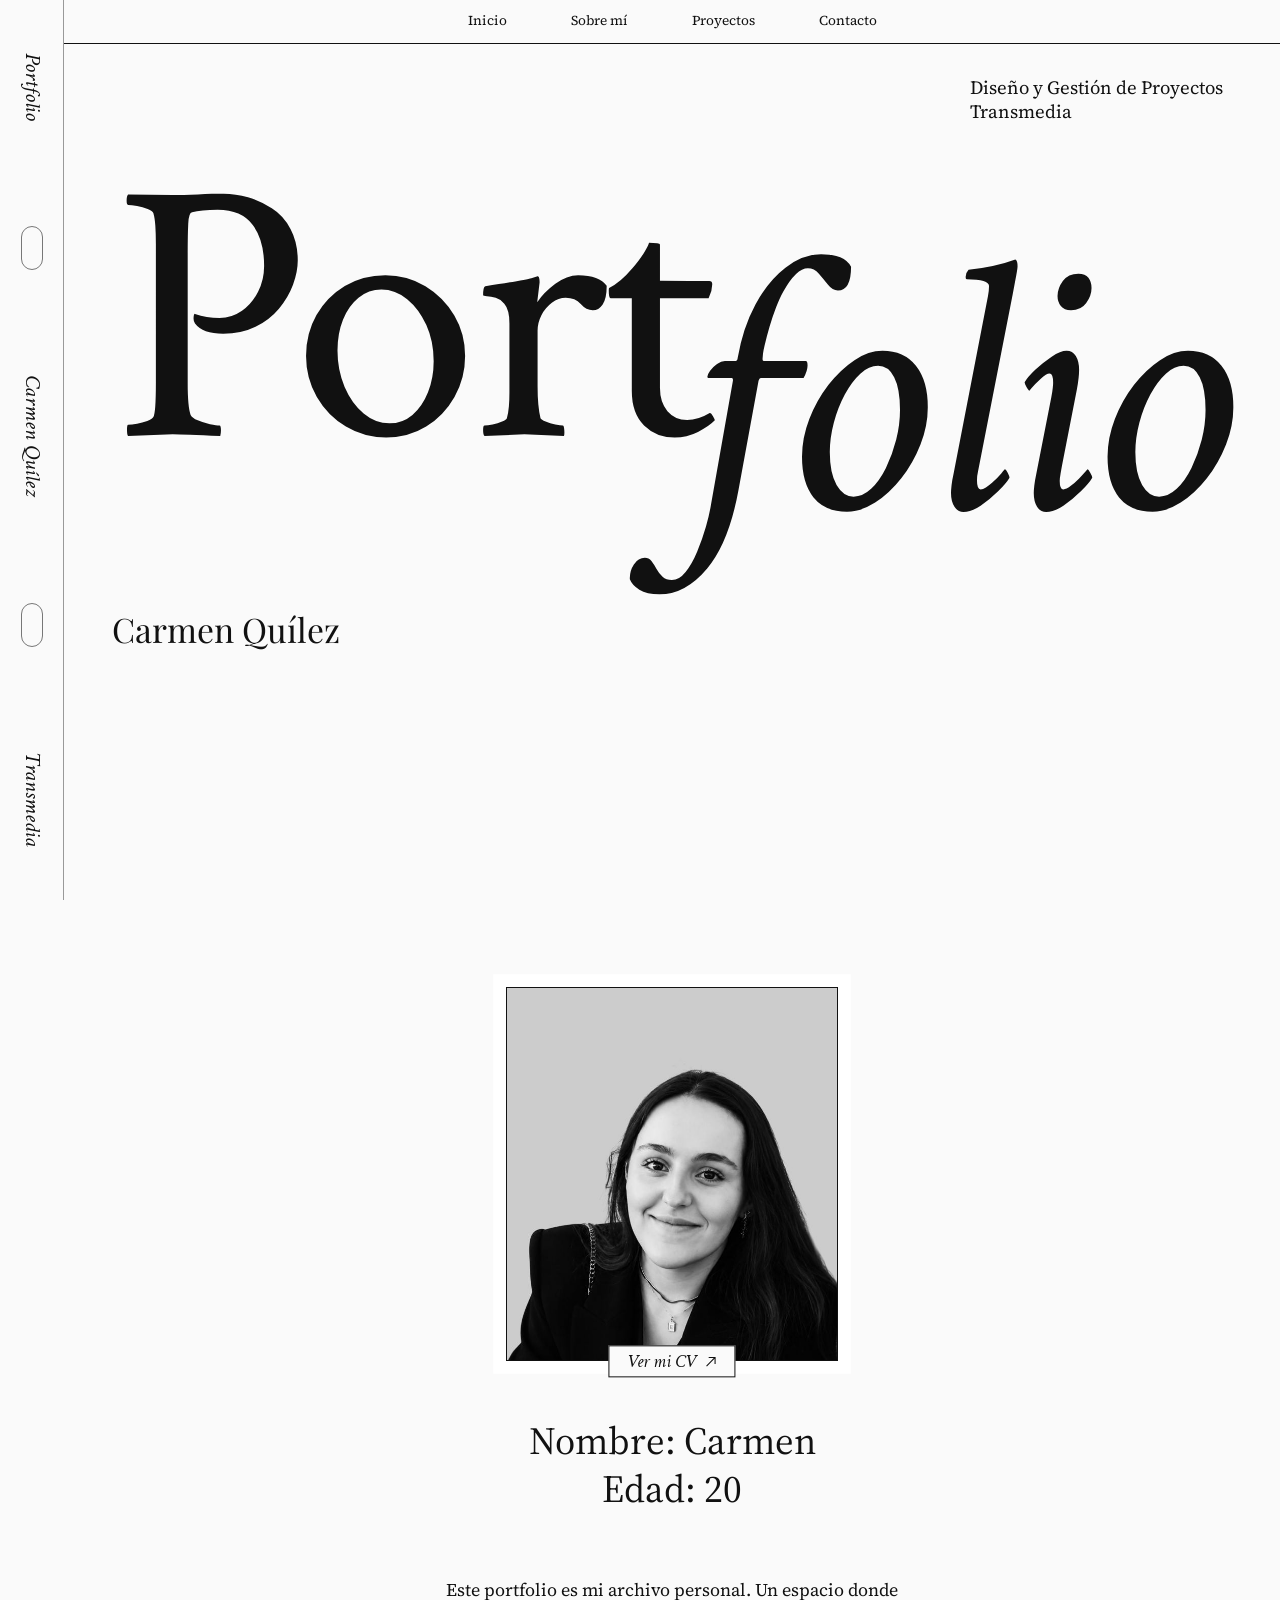
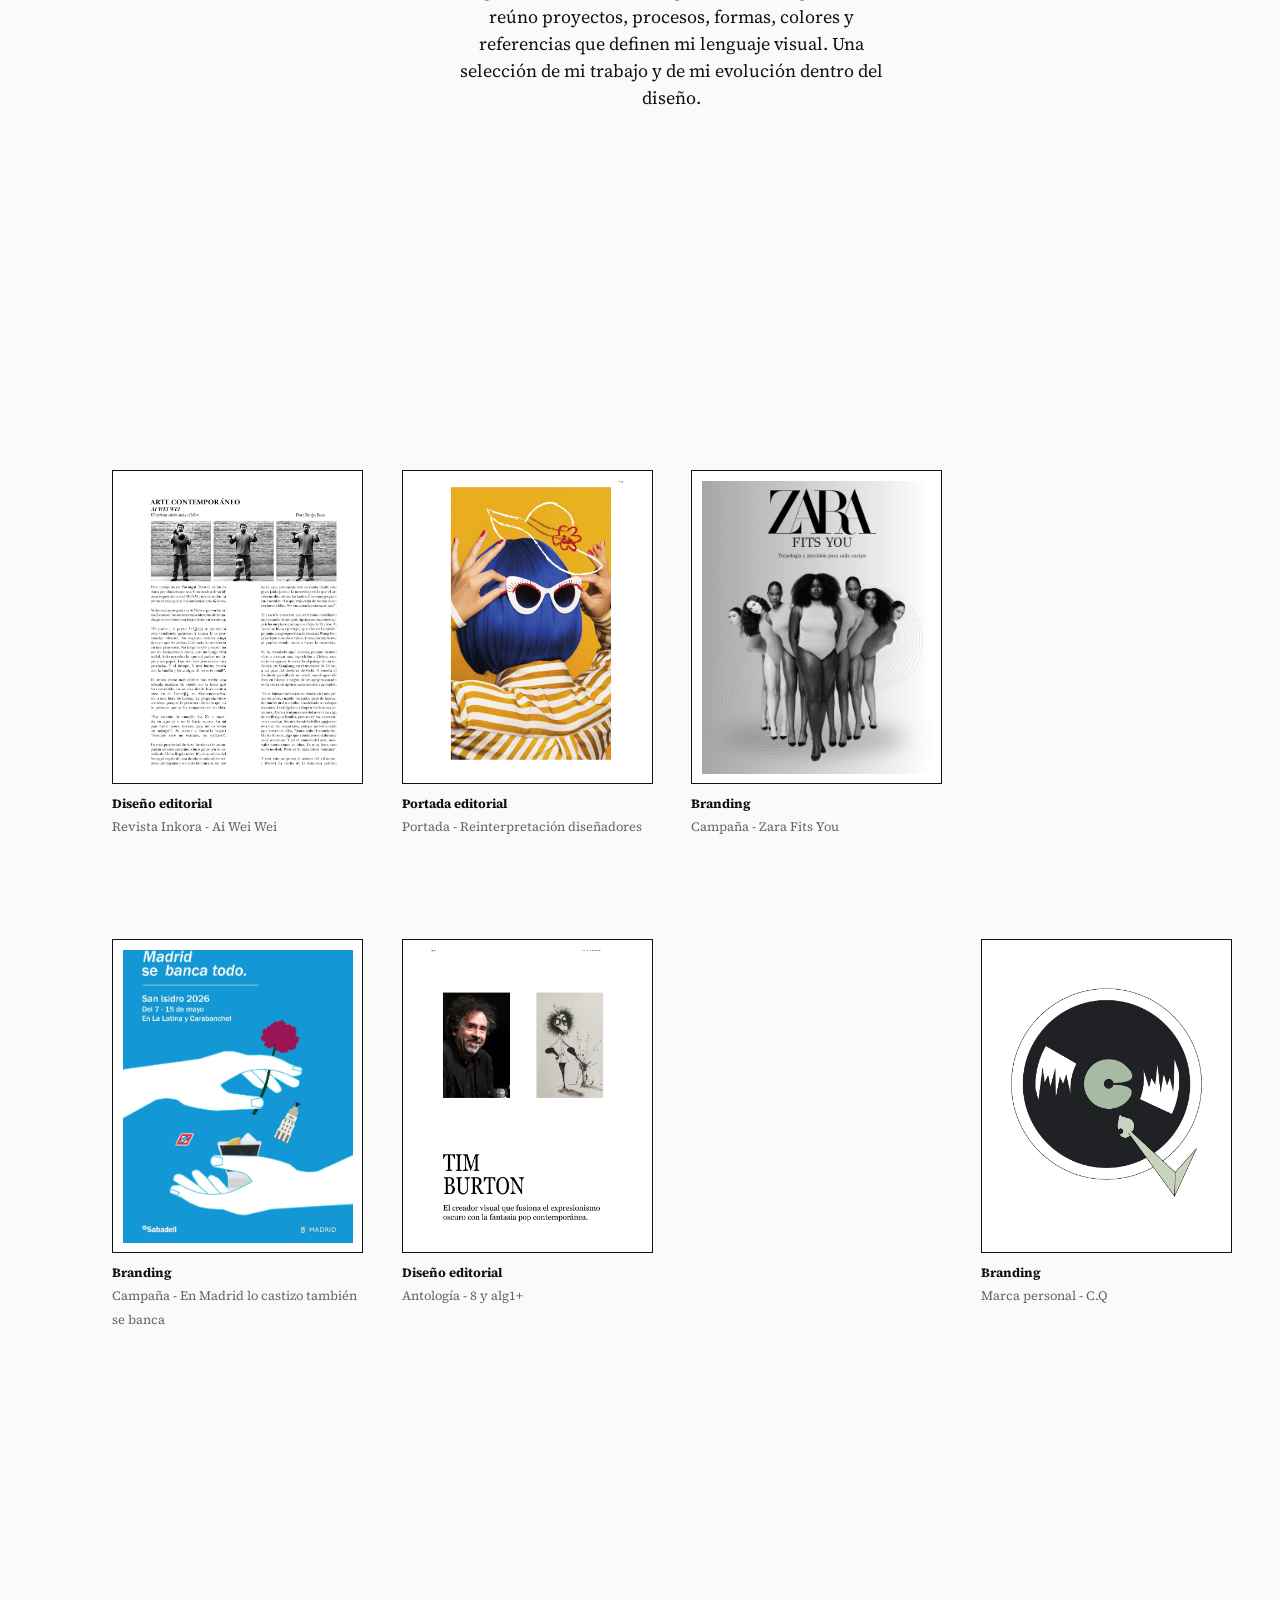
<file: index.html>
<!DOCTYPE html>
<html lang="es">
<head>
  <meta charset="UTF-8">
  <meta name="viewport" content="width=device-width, initial-scale=1">
  <title>Portfolio · Carmen Quílez</title>
  <link rel="preconnect" href="https://fonts.googleapis.com">
  <link rel="preconnect" href="https://fonts.gstatic.com" crossorigin>
  <link href="https://fonts.googleapis.com/css2?family=Playfair+Display:ital@0;1&family=Crimson+Text:ital@0;1&family=Source+Serif+4&display=swap" rel="stylesheet">
  <link rel="stylesheet" href="./css/style.css">
  <noscript><style>.titulo.escribe .l{visibility:visible}.titulo.escribe .f{clip-path:none}</style></noscript>
</head>
<body>
  <aside class="strip" aria-hidden="true">
    <span>Portfolio</span><i></i><span>Carmen Quílez</span><i></i><span>Transmedia</span>
  </aside>

  <header id="inicio">
    <nav class="nav" aria-label="Principal">
      <a href="#inicio">Inicio</a>
      <a href="#sobre-mi">Sobre mí</a>
      <a href="#proyectos">Proyectos</a>
      <a href="#contacto">Contacto</a>
    </nav>
    <div class="hero">
      <p class="rol">Diseño y Gestión de Proyectos Transmedia</p>
      <h1 class="titulo escribe" aria-label="Portfolio"><span class="port" aria-hidden="true"><span class="l">P</span><span class="l">o</span><span class="l">r</span><span class="l">t</span></span><span class="folio" aria-hidden="true"><span class="f">f</span><span class="f">o</span><span class="f">l</span><span class="f">i</span><span class="f">o</span></span></h1>
      <p class="firma">Carmen Quílez</p>
    </div>
  </header>

  <main>
    <section class="about" id="sobre-mi">
      <a class="foto-cv" href="./CV_CarmenQuilez.pdf" target="_blank" rel="noopener" aria-label="Ver mi currículum en PDF (se abre en una pestaña nueva)">
        <img src="./img/carmen.jpg" alt="Retrato de Carmen Quílez">
        <span class="etiqueta">Ver mi CV <svg viewBox="0 0 12 12" aria-hidden="true"><path d="M2 10 10 2M4 2h6v6"/></svg></span>
      </a>
      <h2>Nombre: Carmen<br>Edad: 20</h2>
      <p>Este portfolio es mi archivo personal. Un espacio donde reúno proyectos, procesos, formas, colores y referencias que definen mi lenguaje visual. Una selección de mi trabajo y de mi evolución dentro del diseño.</p>
    </section>

    <section id="proyectos" aria-label="Proyectos">
      <div class="grid">
        <a class="card" href="./proyecto.html?p=1"><div class="marco"><img src="./img/revista-1.jpg" alt="Revista Inkora: portada del reportaje sobre Ai Wei Wei"></div><b>Diseño editorial</b><small>Revista Inkora - Ai Wei Wei</small></a>
        <a class="card" href="./proyecto.html?p=2"><div class="marco"><img src="./img/portada-4.jpg" alt="Portada de Jessica Walsh para la antología: ilustración line art sobre la fotografía"></div><b>Portada editorial</b><small>Portada - Reinterpretación diseñadores</small></a>
        <a class="card" href="./proyecto.html?p=3"><div class="marco"><img src="./img/zara-1.jpg" alt="Cartel de la campaña Zara Fits You"></div><b>Branding</b><small>Campaña - Zara Fits You</small></a>
        <a class="card" href="./proyecto.html?p=4"><div class="marco"><img src="./img/sabadell-1.jpg" alt="Cartel de la campaña de Sabadell en San Isidro: Madrid se banca todo"></div><b>Branding</b><small>Campaña - En Madrid lo castizo también se banca</small></a>
        <a class="card" href="./proyecto.html?p=5"><div class="marco"><img src="./img/antologia-1.jpg" alt="Antología 8 y alg1+: página de Tim Burton"></div><b>Diseño editorial</b><small>Antología - 8 y alg1+</small></a>
        <a class="card" href="./proyecto.html?p=6"><div class="marco"><img src="./img/marca-portada.png" alt="Logo de la marca personal de Carmen Quílez: un vinilo con la aguja formando la Q"></div><b>Branding</b><small>Marca personal - C.Q</small></a>
      </div>
    </section>

    <section class="contacto" id="contacto">
      <div class="datos">
        <a class="mail" href="mailto:cquilezaran@gmail.com?subject=Contacto%20desde%20tu%20portfolio">cquilezaran@gmail.com</a>
        <span class="linea" aria-hidden="true"></span>
        <a class="tel" href="tel:+34682237073">(+34) 682 237 073</a>
      </div>
      <div class="fila">
        <p>Madrid, España<br>2026</p>
        <p>Horario laboral<br>Lunes-Viernes 8AM - 3PM</p>
        <p>¡Hola! trabaja conmigo</p>
      </div>
    </section>
  </main>

  <footer>
    <nav aria-label="Contacto y currículum">
      <a href="mailto:cquilezaran@gmail.com">cquilezaran@gmail.com</a>
      <a href="tel:+34682237073">682 237 073</a>
      <a href="./CV_CarmenQuilez.pdf" target="_blank" rel="noopener">CV</a>
    </nav>
    <ul>
      <li><a href="#inicio">Inicio</a></li>
      <li><a href="#sobre-mi">Sobre mí</a></li>
      <li><a href="#proyectos">Proyectos</a></li>
      <li><a href="#contacto">Contacto</a></li>
    </ul>
  </footer>
  <script src="./js/script.js" defer></script>
</body>
</html>
</file>
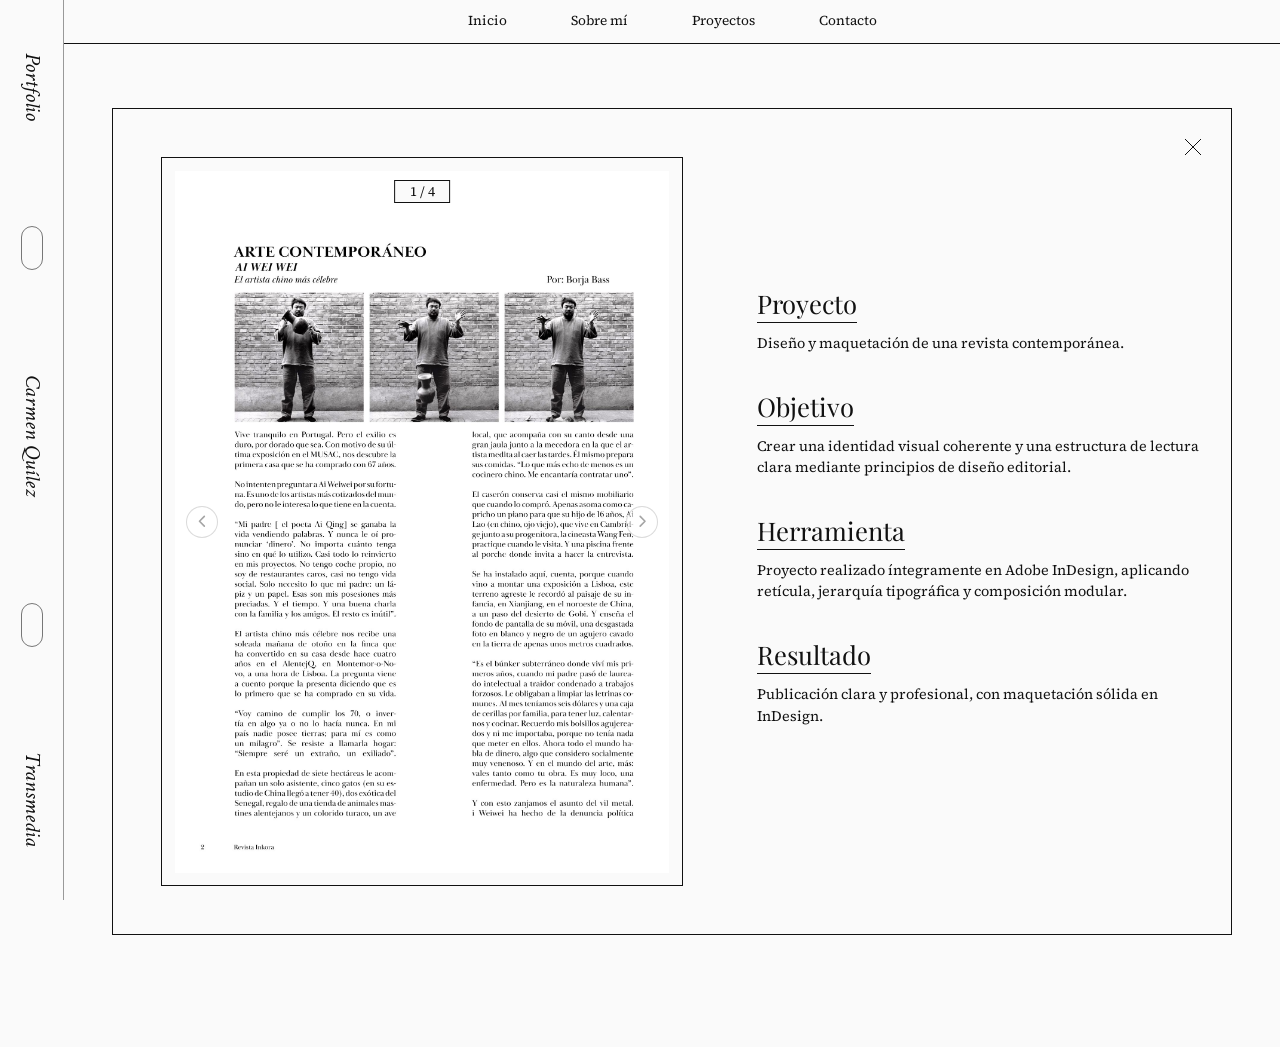
<file: proyecto.html>
<!DOCTYPE html>
<html lang="es">
<head>
  <meta charset="UTF-8">
  <meta name="viewport" content="width=device-width, initial-scale=1">
  <title>Proyecto · Carmen Quílez</title>
  <link rel="preconnect" href="https://fonts.googleapis.com">
  <link rel="preconnect" href="https://fonts.gstatic.com" crossorigin>
  <link href="https://fonts.googleapis.com/css2?family=Playfair+Display:ital@0;1&family=Crimson+Text:ital@0;1&family=Source+Serif+4&display=swap" rel="stylesheet">
  <link rel="stylesheet" href="./css/style.css">
</head>
<body>
  <aside class="strip" aria-hidden="true">
    <span>Portfolio</span><i></i><span>Carmen Quílez</span><i></i><span>Transmedia</span>
  </aside>

  <nav class="nav" aria-label="Principal">
    <a href="./index.html#inicio">Inicio</a>
    <a href="./index.html#sobre-mi">Sobre mí</a>
    <a href="./index.html#proyectos">Proyectos</a>
    <a href="./index.html#contacto">Contacto</a>
  </nav>

  <main>
    <article class="detalle">
      <a class="cerrar" href="./index.html#proyectos" aria-label="Cerrar proyecto"><svg viewBox="0 0 20 20" aria-hidden="true"><line x1="2" y1="2" x2="18" y2="18"/><line x1="18" y1="2" x2="2" y2="18"/></svg></a>
      <div class="marco">
        <div class="visor"><div id="pista" class="pista"></div></div>
        <div class="controles">
          <span id="contador" class="contador" aria-hidden="true" hidden></span>
          <button type="button" id="pausa" class="pausa" aria-pressed="false" aria-label="Pausar las diapositivas para leerlas con calma" title="Pausar" hidden><span class="ico" aria-hidden="true"></span></button>
        </div>
      </div>
      <div>
        <h2>Proyecto</h2><p id="proyecto"></p>
        <h2>Objetivo</h2><p id="objetivo"></p>
        <h2>Herramienta</h2><p id="herramienta"></p>
        <h2>Resultado</h2><p id="resultado"></p>
      </div>
    </article>
  </main>

  <script src="./js/script.js"></script>
</body>
</html>
</file>
<file: css/style.css>
:root{
  --bg:#fafafa; --ink:#111; --line:#111; --muted:#666;
  --serif-display:"Playfair Display",Georgia,serif;
  --serif-text:"Source Serif Pro","Source Serif 4",Georgia,serif;
  --strip:64px; --w:1px; --crimson:"Crimson Text",Georgia,serif;
}
*{box-sizing:border-box;margin:0;padding:0}
html{scroll-behavior:smooth}
body{background:var(--bg);color:var(--ink);font-family:var(--serif-text);line-height:1.5;padding-left:var(--strip)}
a{color:inherit}
a:focus-visible,button:focus-visible{outline:2px solid var(--ink);outline-offset:3px}
img{max-width:100%;display:block}
@media (prefers-reduced-motion:reduce){html{scroll-behavior:auto}}

/* Franja vertical izquierda */
.strip{position:fixed;left:0;top:0;bottom:0;width:var(--strip);border-right:var(--w) solid #999;display:flex;flex-direction:column;align-items:center;justify-content:space-around;background:var(--bg);z-index:5}
.strip span{writing-mode:vertical-rl;font-family:var(--crimson);font-style:italic;font-size:1.35rem}
.strip i{width:22px;height:44px;border:var(--w) solid #777;border-radius:12px}

/* Navegación */
.nav{display:flex;justify-content:center;border-bottom:var(--w) solid var(--line);width:100%;background:var(--bg)}
.nav a{font-family:var(--serif-text);padding:.7rem 2rem;text-decoration:none;font-size:.85rem}
.nav a:hover{background:var(--ink);color:var(--bg)}

/* Hero */
/* --u = tamaño del título; el JS de index.html lo ajusta para que "Portfolio" ocupe todo el ancho.
   El resto de textos del hero escalan con --u. Ajusta --solape (f pegada a la t) y --baja (folio más abajo). */
.hero{--u:calc((100vw - var(--strip) - 6rem) / 3.5);--solape:.1em;--baja:.2em;padding:2rem 3rem clamp(5rem,12vw,10rem)}
.hero .rol{margin:0 0 calc(var(--u)*.03) auto;max-width:max(14rem,calc(var(--u)*.7));font-size:max(.85rem,calc(var(--u)*.05));line-height:1.3}
.titulo{position:relative;font-family:var(--crimson);font-weight:400;font-size:var(--u);line-height:1;letter-spacing:-.02em;white-space:nowrap;display:inline-block;padding-bottom:var(--baja)}
.titulo .port{display:inline-block}
.titulo .folio{display:inline-block;font-style:italic;margin-left:calc(var(--solape)*-1);transform:translateY(var(--baja))}
/* Efecto máquina de escribir en "Port": las letras ocupan su sitio desde el principio (así el título
   conserva su ancho) y se van mostrando una a una con un cursor (ver js/titulo.js) */
.titulo.escribe .l{visibility:hidden}
.titulo.escribe .l.on{visibility:visible}
.titulo .l{position:relative}
.titulo .l.cursor::after{content:"";position:absolute;right:-.05em;top:.14em;bottom:.1em;width:.035em;background:var(--ink)}
.titulo .l.inicio::before{content:"";position:absolute;left:0;top:.14em;bottom:.1em;width:.035em;background:var(--ink);visibility:visible;animation:parpadeo .8s steps(1) infinite}
.titulo .l.apaga::after{opacity:0;transition:opacity .3s}
.titulo .l.parpadea::after{animation:parpadeo .8s steps(1) infinite}
@keyframes parpadeo{50%{opacity:0}}
/* "folio" se escribe como a mano: cada letra se descubre de izquierda a derecha con un borde inclinado
   (como la cursiva) y a su propio ritmo; la siguiente empieza casi al acabar la anterior */
.titulo.escribe .f{clip-path:polygon(-30% -40%,-30% -40%,-30% 150%,-30% 150%)}
.titulo .f.on{animation:mano var(--dur,.4s) ease-in-out forwards}
@keyframes mano{
  from{clip-path:polygon(-30% -40%,-30% -40%,-30% 150%,-30% 150%)}
  to{clip-path:polygon(-30% -40%,160% -40%,130% 150%,-30% 150%)}
}
.hero .firma{font-size:max(1.1rem,calc(var(--u)*.09));font-family:var(--serif-display);margin-top:calc(var(--u)*.05)}

/* Secciones */
section{padding:clamp(6rem,14vw,12rem) 3rem}
.about{text-align:center}
/* Foto de Sobre mí = enlace al CV. La etiqueta "Ver mi CV" siempre visible (también en móvil); al pasar el ratón
   o enfocar con el teclado aparece un marco fino alrededor de la foto y la etiqueta se invierte */
.foto-cv{position:relative;display:block;width:clamp(240px,26vw,380px);margin:0 auto 3.5rem;text-decoration:none}
.about img{display:block;width:100%;aspect-ratio:8/9;object-fit:cover;object-position:60% center;border:var(--w) solid var(--line);box-shadow:0 0 0 clamp(.6rem,1vw,1rem) #fff;outline:var(--w) solid transparent;outline-offset:clamp(.6rem,1vw,1rem);transition:outline-color .25s}
.foto-cv .etiqueta{position:absolute;left:50%;bottom:0;transform:translate(-50%,50%);display:inline-flex;align-items:center;gap:.45rem;background:var(--bg);color:var(--ink);border:var(--w) solid var(--line);padding:.3rem 1.1rem;font-family:var(--crimson);font-style:italic;font-size:1.1rem;line-height:1.2;white-space:nowrap;transition:background .2s,color .2s}
.foto-cv .etiqueta svg{width:.8rem;height:.8rem;stroke:currentColor;stroke-width:1;fill:none;transition:transform .2s}
.foto-cv:hover img,.foto-cv:focus-visible img{outline-color:var(--ink)}
.foto-cv:hover .etiqueta,.foto-cv:focus-visible .etiqueta{background:var(--ink);color:var(--bg)}
.foto-cv:hover .etiqueta svg,.foto-cv:focus-visible .etiqueta svg{transform:translate(2px,-2px)}
@media (prefers-reduced-motion:reduce){.about img,.foto-cv .etiqueta,.foto-cv .etiqueta svg{transition:none}}
.about h2{font-family:var(--serif-text);font-weight:400;font-size:clamp(1.7rem,3vw,2.8rem);line-height:1.25;margin-bottom:clamp(2.5rem,5vw,4.5rem)}
.about p{font-family:var(--serif-text);max-width:clamp(22rem,36vw,34rem);margin:0 auto;font-size:clamp(1rem,1.4vw,1.3rem)}

/* Proyectos */
/* Al ir a Proyectos (menú o cruz) se ve ya la cuadrícula, sin el hueco grande de arriba */
#proyectos{scroll-margin-top:calc(-1 * (clamp(6rem,14vw,12rem) - 3rem))}
/* 4 columnas a todo el ancho: fila 1 = proyectos 1-3, fila 2 = proyectos 4-5 y el 6 en la 4.ª columna (salta la 3.ª) */
.grid{display:grid;grid-template-columns:repeat(4,1fr);gap:clamp(4rem,8vw,7rem) clamp(1rem,3vw,3rem)}
.grid .card:nth-child(4){grid-row:2;grid-column:1}
.grid .card:nth-child(5){grid-row:2;grid-column:2}
.grid .card:nth-child(6){grid-row:2;grid-column:4}
.card{text-decoration:none;display:block}
.card .marco{border:var(--w) solid var(--line);padding:.6rem;background:#fff;aspect-ratio:4/5}
.card .marco img{width:100%;height:100%;object-fit:cover;background:#fff}
.card b{display:block;font-size:.8rem;margin-top:.6rem}
.card small{font-size:.8rem;color:var(--muted)}
.card:hover .marco{box-shadow:6px 6px 0 var(--ink)}

/* Contacto */
.contacto .datos{display:flex;align-items:center;gap:clamp(1.5rem,3vw,3rem)}
.contacto .mail,.contacto .tel{font-size:clamp(1.3rem,3vw,2rem);white-space:nowrap}
.contacto .mail{text-decoration:underline}
.contacto .tel{text-decoration:none}
.contacto .linea{flex:1;border-top:var(--w) solid var(--line)}
.contacto .fila{display:flex;flex-wrap:wrap;justify-content:space-between;gap:1.5rem;margin-top:clamp(3rem,7vw,6rem);font-size:.85rem}

/* Footer */
footer{margin-top:clamp(2rem,6vw,5rem);border-top:var(--w) solid var(--line);padding:2rem 3rem;display:flex;flex-wrap:wrap;justify-content:space-between;gap:2rem;font-size:.85rem}
footer nav{display:flex;gap:1.2rem;flex-wrap:wrap}
footer ul{list-style:none;display:grid;grid-template-columns:repeat(2,auto);gap:.8rem 3rem}

/* Página de proyecto */
.detalle{display:grid;grid-template-columns:auto minmax(0,1fr);gap:clamp(2rem,4vw,4rem);border:var(--w) solid var(--line);margin:4rem 3rem 7rem;padding:3rem clamp(1.25rem,2vw,2rem) 3rem 3rem;background:var(--bg);align-items:center}
.detalle .marco{border:var(--w) solid var(--line);padding:.8rem;width:fit-content;justify-self:start}
.visor{--ancho-visor:min(46vw,40rem);width:var(--ancho-visor);overflow:hidden}
/* Proyectos con láminas apaisadas (4:3): marco fijo, algo más ancho, imágenes completas sobre fondo blanco */
.visor.apaisado{--ancho-visor:min(54vw,46rem);aspect-ratio:4 / 3;background:#fff}
.visor.apaisado .pista{height:100%}
.visor.apaisado .pista img{height:100%;object-fit:contain}
.visor.revista{--ancho-visor:min(46vw,40rem,calc(78vh * .7044));aspect-ratio:1654 / 2348;position:relative;background:#fff;touch-action:pan-y;cursor:grab}
.visor.revista.arrastrando{cursor:grabbing}
.visor.revista .pista{display:none}
.pista img{display:block;flex:0 0 100%;width:100%;height:auto;user-select:none}
.detalle > div:not(.marco){justify-self:end;width:100%;max-width:28rem}
.detalle h2{font-family:var(--serif-display);font-weight:400;font-size:1.6rem;border-bottom:var(--w) solid var(--ink);display:inline-block;margin-bottom:.6rem}
.detalle p{font-size:.9rem;margin-bottom:2rem;max-width:28rem}
.detalle{position:relative}
.cerrar{position:absolute;top:1rem;right:1rem;width:2.75rem;height:2.75rem;display:grid;place-items:center;color:var(--ink)}
.cerrar svg{width:1.25rem;height:1.25rem;stroke:currentColor;stroke-width:1;fill:none}
.cerrar line{vector-effect:non-scaling-stroke}
.cerrar:hover{background:var(--ink);color:var(--bg)}


/* Galería del proyecto: las imágenes están en fila y se deslizan hacia la izquierda, una a una */
.detalle .marco{position:relative}
.pista{display:flex;transition:transform .7s cubic-bezier(.65,0,.35,1)}
.pista.sin-transicion{transition:none}
/* contador de páginas y botón de pausa, juntos y centrados arriba */
.controles{position:absolute;top:1.4rem;left:50%;transform:translateX(-50%);z-index:9;display:flex;align-items:stretch;background:var(--bg);border:var(--w) solid var(--line)}
.controles:has(.contador[hidden]){display:none}
.contador{padding:.15rem .9rem;font-family:var(--serif-text);font-size:.85rem;line-height:1.2;white-space:nowrap}
.contador[hidden]{display:none}
/* botón de pausa DENTRO del cuadro del contador: cuadrado, separado por una línea fina; gris y negro al pasar el ratón, pulsarlo o enfocarlo */
.pausa{display:grid;place-items:center;flex:none;padding:0 .7rem;border:0;border-left:var(--w) solid var(--line);border-radius:0;background:transparent;color:#808080;cursor:pointer;transition:color .15s}
.pausa[hidden]{display:none}
.pausa:hover,.pausa:active,.pausa:focus-visible{color:#000}
.pausa:focus-visible{outline-offset:-3px}
/* botón de pausa: solo el símbolo; gris, y negro al pasar el ratón, al pulsarlo o al enfocarlo */
.pausa .ico{display:block;width:.5rem;height:.6rem;border-left:.18rem solid currentColor;border-right:.18rem solid currentColor}   /* pausa: dos barras */
.pausa.en-pausa .ico{width:0;height:0;margin-left:.1rem;border-left:.5rem solid currentColor;border-right:0;border-top:.3rem solid transparent;border-bottom:.3rem solid transparent}   /* seguir: triángulo */
@media (prefers-reduced-motion:reduce){.pista{transition:none}}

/* Revista: páginas apiladas; la que se pasa se pliega de derecha a izquierda (variables --f y --s las mueve el JS) */
.libro{position:absolute;inset:0;overflow:hidden;--f:1;--s:0}
.libro .pg{position:absolute;inset:0;width:100%;height:100%;object-fit:contain;background:#fff;display:block;user-select:none;-webkit-user-drag:none}
.libro .dorso,.libro .sombra-base,.libro .sombra-hoja{display:none;position:absolute;top:0;height:100%;pointer-events:none}
.libro.girando .dorso,.libro.girando .sombra-base,.libro.girando .sombra-hoja{display:block}
.libro .dorso{z-index:6;left:calc((2 * var(--f) - 1) * 100%);width:calc((1 - var(--f)) * 100%);background:linear-gradient(to right,#fff 0%,#fff 72%,#f1f1f1 100%);box-shadow:-1px 0 0 rgba(0,0,0,.18)}
.libro .sombra-base{z-index:3;left:calc(var(--f) * 100%);width:16%;background:linear-gradient(to right,rgba(0,0,0,.34),transparent);opacity:var(--s)}
.libro .sombra-hoja{z-index:5;left:calc((2 * var(--f) - 1) * 100% - 7%);width:7%;background:linear-gradient(to left,rgba(0,0,0,.3),transparent);opacity:var(--s)}
/* botones laterales: grises en reposo; negros al pasar el ratón, al pulsarlos o al enfocarlos con el teclado */
.flecha-rev{position:absolute;top:50%;margin-top:-1rem;width:2rem;height:2rem;padding:0;border-radius:50%;background:rgba(255,255,255,.7);border:var(--w) solid rgba(128,128,128,.4);color:#808080;display:grid;place-items:center;cursor:pointer;z-index:7;opacity:.7;transition:opacity .25s,color .15s,border-color .15s}
.flecha-rev svg{width:55%;height:55%;fill:none;stroke:currentColor;stroke-width:2.4;stroke-linecap:round;stroke-linejoin:round}
.flecha-ant{left:.7rem}
.flecha-sig{right:.7rem}
.flecha-rev:hover,.flecha-rev:active,.flecha-rev:focus-visible{color:#000;border-color:#000;opacity:1}
.visor.revista:hover .flecha-rev{opacity:.95}
.visor.revista .libro.girando .flecha-rev{opacity:0;pointer-events:none}   /* sin botones mientras la hoja gira */

/* Tablet */
@media (max-width:1024px){
  .grid{grid-template-columns:repeat(2,1fr)}
  .grid .card:nth-child(n+4){grid-row:auto;grid-column:auto}
  .detalle{grid-template-columns:1fr;margin:2rem 2rem 5rem;padding:3.5rem 2rem 2rem}
  .detalle .marco{justify-self:center}
  .visor,.visor.apaisado,.visor.revista{--ancho-visor:min(calc(100vw - 14rem),34rem)}
  .detalle > div:not(.marco){justify-self:start;max-width:none}
}
/* Móvil */
@media (max-width:768px){
  :root{--strip:0px}
  .strip{display:none}
  .nav{width:100%;overflow-x:auto}
  .nav a{padding:.7rem 1rem;white-space:nowrap}
  .hero,section,footer{padding-left:1.25rem;padding-right:1.25rem}
  .detalle{margin:2rem 1rem 4rem;padding:3.5rem 1.25rem 1.25rem}
  .visor,.visor.apaisado,.visor.revista{--ancho-visor:min(calc(100vw - 7rem),34rem)}
  .contacto .datos{flex-direction:column;align-items:flex-start;gap:1.25rem}
  .contacto .linea{flex:none;width:100%}
}

/* Aparición progresiva al hacer scroll */
.reveal{opacity:0;transform:translateY(28px);transition:opacity .7s ease,transform .7s ease;transition-delay:var(--reveal-delay,0ms)}
.reveal.visible{opacity:1;transform:translateY(0)}
@media (prefers-reduced-motion:reduce){.reveal{opacity:1;transform:none;transition:none}}
</file>
